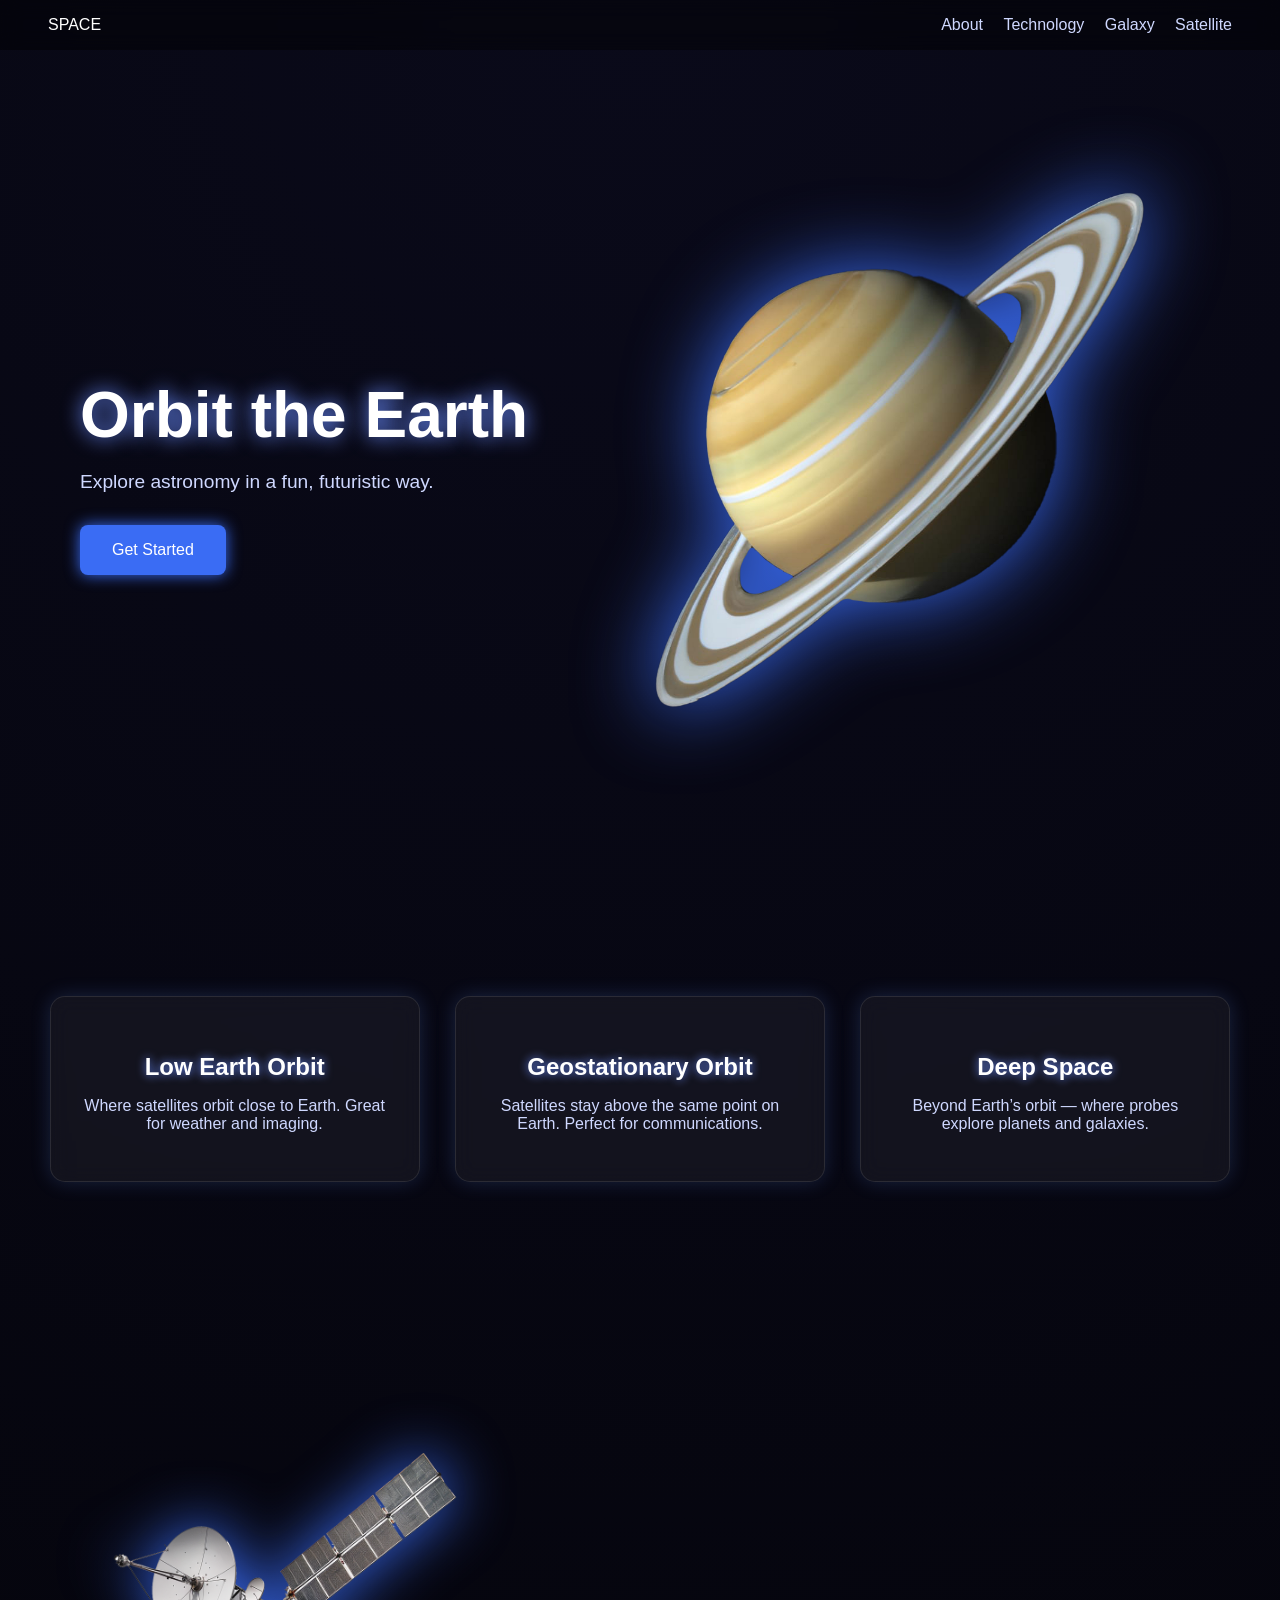
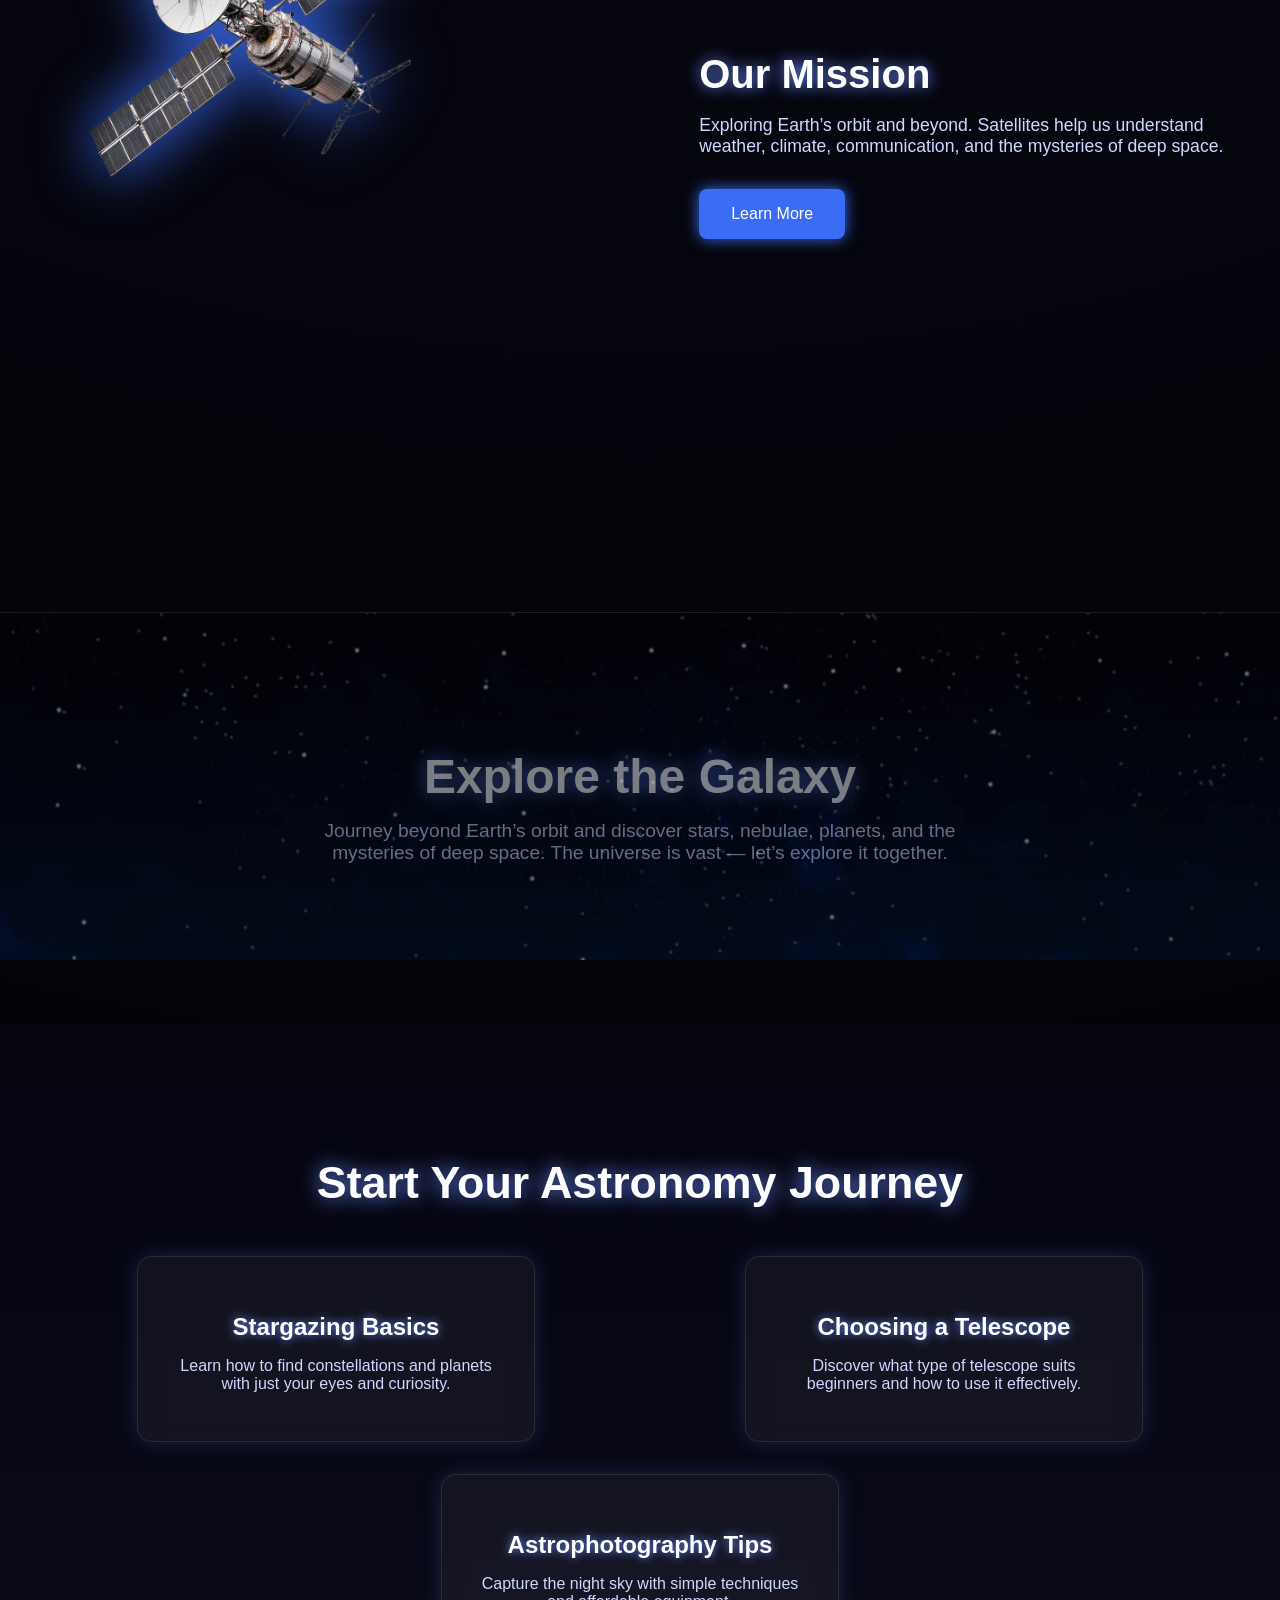
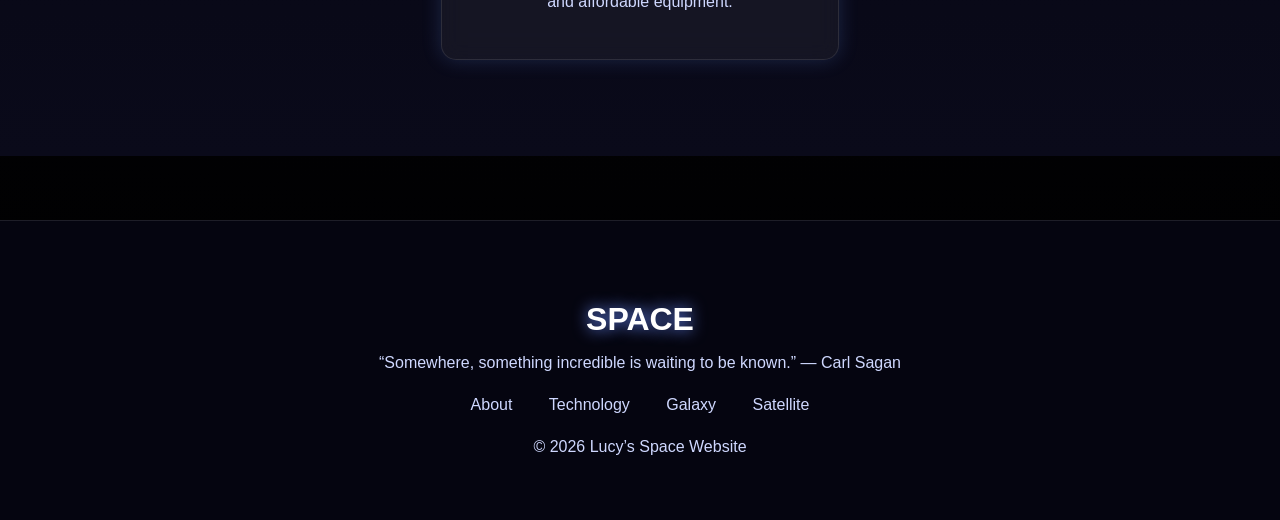
<file: index.html>
<!DOCTYPE html>
<html lang="en">
<head>
  <meta charset="UTF-8">
  <meta name="viewport" content="width=device-width, initial-scale=1.0">
  <title>Orbit the Earth</title>
  <link rel="stylesheet" href="style.css">
</head>

<body>

  <header class="navbar">
    <div class="logo">SPACE</div>
    <nav>
      <a href="about.html">About</a>
      <a href="technology.html">Technology</a>
      <a href="galaxy.html">Galaxy</a>
      <a href="satellite.html">Satellite</a>
    </nav>
  </header>

  <section class="hero">
    <div class="hero-text">
      <h1>Orbit the Earth</h1>
      <p>Explore astronomy in a fun, futuristic way.</p>
      <button class="cta">Get Started</button>
    </div>
    <div class="planet"></div>
  </section>

  <section class="info-cards">
  <div class="card">
    <h3>Low Earth Orbit</h3>
    <p>Where satellites orbit close to Earth. Great for weather and imaging.</p>
  </div>

  <div class="card">
    <h3>Geostationary Orbit</h3>
    <p>Satellites stay above the same point on Earth. Perfect for communications.</p>
  </div>

  <div class="card">
    <h3>Deep Space</h3>
    <p>Beyond Earth’s orbit — where probes explore planets and galaxies.</p>
  </div>
</section>

<section class="mission">
  <div class="mission-image">
    <img src="Images/vecteezy_ai-generated-satellite-isolated-on-transparent-background_40335005.png" alt="Satellite">
    <section class="mission hidden">
  </div>

  <div class="mission-text">
    <h2>Our Mission</h2>
    <p>
      Exploring Earth’s orbit and beyond. Satellites help us understand weather,
      climate, communication, and the mysteries of deep space.
    </p>
    <button class="cta">Learn More</button>
  </div>
</section>

<section class="galaxy">
  <h2>Explore the Galaxy</h2>
  <p>
    Journey beyond Earth’s orbit and discover stars, nebulae, planets, and the
    mysteries of deep space. The universe is vast — let’s explore it together.
  </p>
</section>

<section class="beginner">
  <h2>Start Your Astronomy Journey</h2>

  <div class="beginner-cards">

    <div class="bcard" onclick="toggleBox('stargazing')">
      <h3>Stargazing Basics</h3>
      <p>Learn how to find constellations and planets with just your eyes and curiosity.</p>
    </div>

    <div class="bcard" onclick="toggleBox('telescope')">
      <h3>Choosing a Telescope</h3>
      <p>Discover what type of telescope suits beginners and how to use it effectively.</p>
    </div>

    <div class="bcard" onclick="toggleBox('photo')">
      <h3>Astrophotography Tips</h3>
      <p>Capture the night sky with simple techniques and affordable equipment.</p>
    </div>

  </div>

  <!-- ⭐ Hidden content sections appear BELOW the cards -->
  <div id="stargazing" class="astro-content">
    <h2>Stargazing Basics</h2>
    <h3>How to Prepare</h3>
    <ul>
      <li>Check moon phase — new moon is best for deep-sky</li>
      <li>Use a sky app: Stellarium, SkySafari, Star Walk</li>
      <li>Let your eyes adapt for 20–30 minutes</li>
    </ul>
    <h3>Understanding the Sky</h3>
    <ul>
      <li>Winter: Orion, Taurus, Gemini</li>
      <li>Spring: Leo, Virgo</li>
      <li>Summer: Cygnus, Lyra, Scorpius</li>
      <li>Autumn: Pegasus, Andromeda</li>
    </ul>
    <p><strong>Star-hopping:</strong> Start at Alnitak → Flame Nebula → Horsehead Nebula.</p>
    <h3>What to Observe</h3>
    <ul>
      <li>Planets: Jupiter, Saturn, Mars</li>
      <li>Nebulae: Orion, Lagoon</li>
      <li>Star clusters: Pleiades, Beehive</li>
      <li>Galaxies: Andromeda</li>
    </ul>
  </div>

  <div id="telescope" class="astro-content">
    <h2>Choosing a Telescope</h2>
    <h3>What to Consider</h3>
    <ul>
      <li>Aperture is king — more light = better views</li>
      <li>Planets: 70–90 mm</li>
      <li>Galaxies/nebulae: 130–150 mm</li>
      <li>Deep-sky: 200 mm+</li>
    </ul>
    <h3>Mount Types</h3>
    <ul>
      <li>Alt‑az: simple</li>
      <li>Equatorial: tracks sky</li>
      <li>Dobsonian: best value</li>
    </ul>
    <h3>Telescope Types</h3>
    <ul>
      <li>Refractors: sharp, low-maintenance</li>
      <li>Reflectors: best value</li>
      <li>Maksutov: compact, great for planets</li>
    </ul>
  </div>

  <div id="photo" class="astro-content">
    <h2>Astrophotography Tips</h2>
    <h3>Essential Techniques</h3>
    <p>Use the 300 rule: exposure ≈ 300 / focal length.</p>
    <ul>
      <li>ISO 800–1600 is ideal</li>
      <li>Shoot in RAW</li>
      <li>Stack images for best results</li>
    </ul>
    <h3>Deep-Sky Imaging</h3>
    <ul>
      <li>Use darks, flats, bias frames</li>
      <li>Guiding allows 2–5 minute exposures</li>
    </ul>
    <h3>Planetary Imaging</h3>
    <ul>
      <li>Record video at 100–200 fps</li>
      <li>Stack sharp frames</li>
      <li>Sharpen with wavelets</li>
    </ul>
  </div>

</section>


<footer class="footer">
  <div class="footer-content">
    <h3>SPACE</h3>
    <p>“Somewhere, something incredible is waiting to be known.” — Carl Sagan</p>

    <div class="footer-links">
      <a href="#">About</a>
      <a href="#">Technology</a>
      <a href="#">Galaxy</a>
      <a href="#">Satellite</a>
    </div>

    <p class="copyright">© 2026 Lucy’s Space Website</p>
  </div>
</footer>

<script src="script.js"></script>
</body>
</html>
</file>
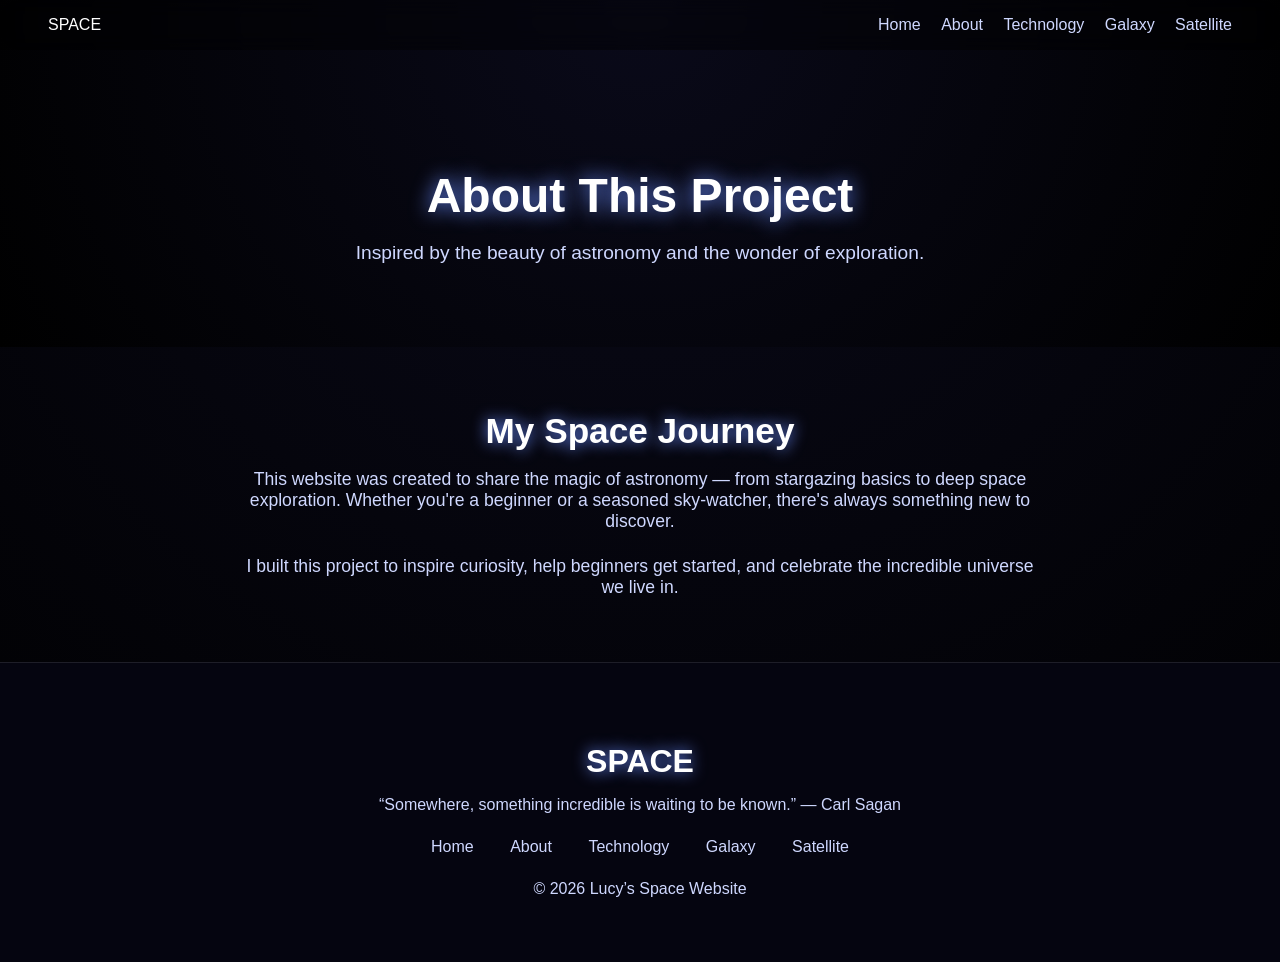
<file: about.html>
<!DOCTYPE html>
<html lang="en">
<head>
  <meta charset="UTF-8">
  <meta name="viewport" content="width=device-width, initial-scale=1.0">
  <title>About | Space</title>
  <link rel="stylesheet" href="style.css">
</head>

<body>

  <header class="navbar">
    <div class="logo">SPACE</div>
    <nav>
      <a href="index.html">Home</a>
      <a href="about.html">About</a>
      <a href="technology.html">Technology</a>
      <a href="galaxy.html">Galaxy</a>
      <a href="satellite.html">Satellite</a>
    </nav>
  </header>

  <section class="about-hero">
    <h1>About This Project</h1>
    <p>Inspired by the beauty of astronomy and the wonder of exploration.</p>
  </section>

  <section class="about-content">
    <h2>My Space Journey</h2>
    <p>
      This website was created to share the magic of astronomy — from stargazing
      basics to deep space exploration. Whether you're a beginner or a seasoned
      sky-watcher, there's always something new to discover.
    </p>

    <p>
      I built this project to inspire curiosity, help beginners get started, and
      celebrate the incredible universe we live in.
    </p>
  </section>

  <footer class="footer">
    <div class="footer-content">
      <h3>SPACE</h3>
      <p>“Somewhere, something incredible is waiting to be known.” — Carl Sagan</p>
      <div class="footer-links">
        <a href="index.html">Home</a>
        <a href="about.html">About</a>
        <a href="technology.html">Technology</a>
        <a href="galaxy.html">Galaxy</a>
        <a href="satellite.html">Satellite</a>
      </div>
      <p class="copyright">© 2026 Lucy’s Space Website</p>
    </div>
  </footer>

  <script src="script.js"></script>
</body>
</html>
</file>
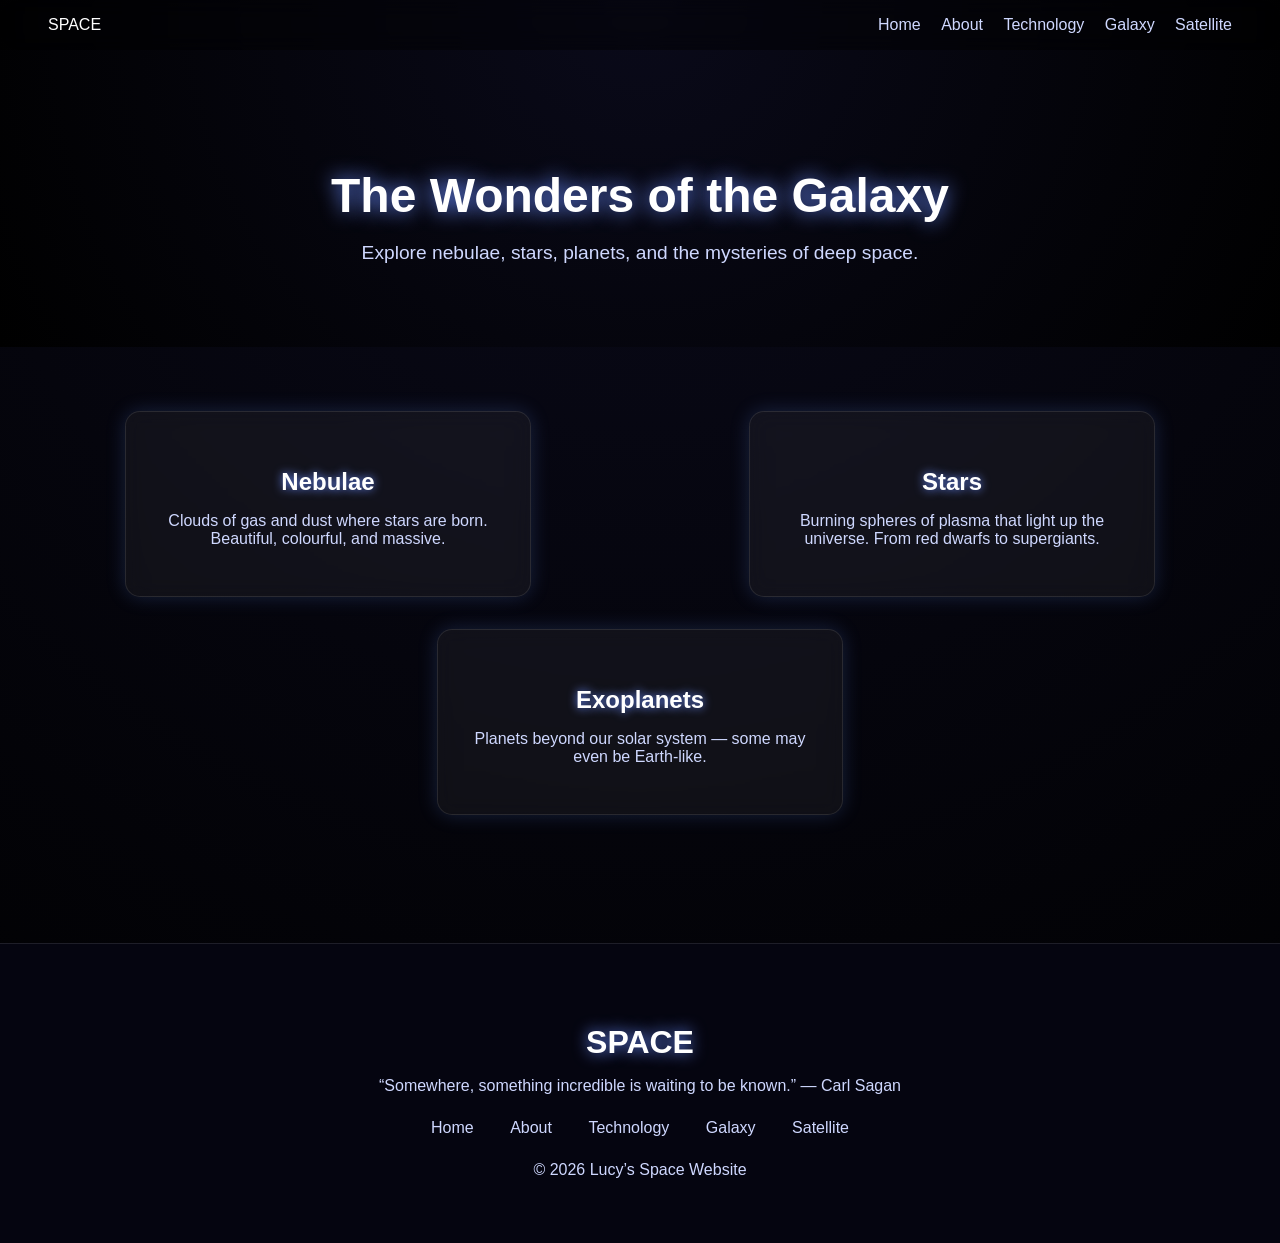
<file: galaxy.html>
<!DOCTYPE html>
<html lang="en">
<head>
  <meta charset="UTF-8">
  <meta name="viewport" content="width=device-width, initial-scale=1.0">
  <title>Galaxy | Space</title>
  <link rel="stylesheet" href="style.css">
</head>

<body>

  <header class="navbar">
    <div class="logo">SPACE</div>
    <nav>
      <a href="index.html">Home</a>
      <a href="about.html">About</a>
      <a href="technology.html">Technology</a>
      <a href="galaxy.html">Galaxy</a>
      <a href="satellite.html">Satellite</a>
    </nav>
  </header>

  <section class="galaxy-hero">
    <h1>The Wonders of the Galaxy</h1>
    <p>Explore nebulae, stars, planets, and the mysteries of deep space.</p>
  </section>

  <section class="galaxy-cards">
    <div class="gcard">
      <h3>Nebulae</h3>
      <p>Clouds of gas and dust where stars are born. Beautiful, colourful, and massive.</p>
    </div>

    <div class="gcard">
      <h3>Stars</h3>
      <p>Burning spheres of plasma that light up the universe. From red dwarfs to supergiants.</p>
    </div>

    <div class="gcard">
      <h3>Exoplanets</h3>
      <p>Planets beyond our solar system — some may even be Earth-like.</p>
    </div>
  </section>

  <footer class="footer">
    <div class="footer-content">
      <h3>SPACE</h3>
      <p>“Somewhere, something incredible is waiting to be known.” — Carl Sagan</p>
      <div class="footer-links">
        <a href="index.html">Home</a>
        <a href="about.html">About</a>
        <a href="technology.html">Technology</a>
        <a href="galaxy.html">Galaxy</a>
        <a href="satellite.html">Satellite</a>
      </div>
      <p class="copyright">© 2026 Lucy’s Space Website</p>
    </div>
  </footer>

  <script src="script.js"></script>
</body>
</html>
</file>
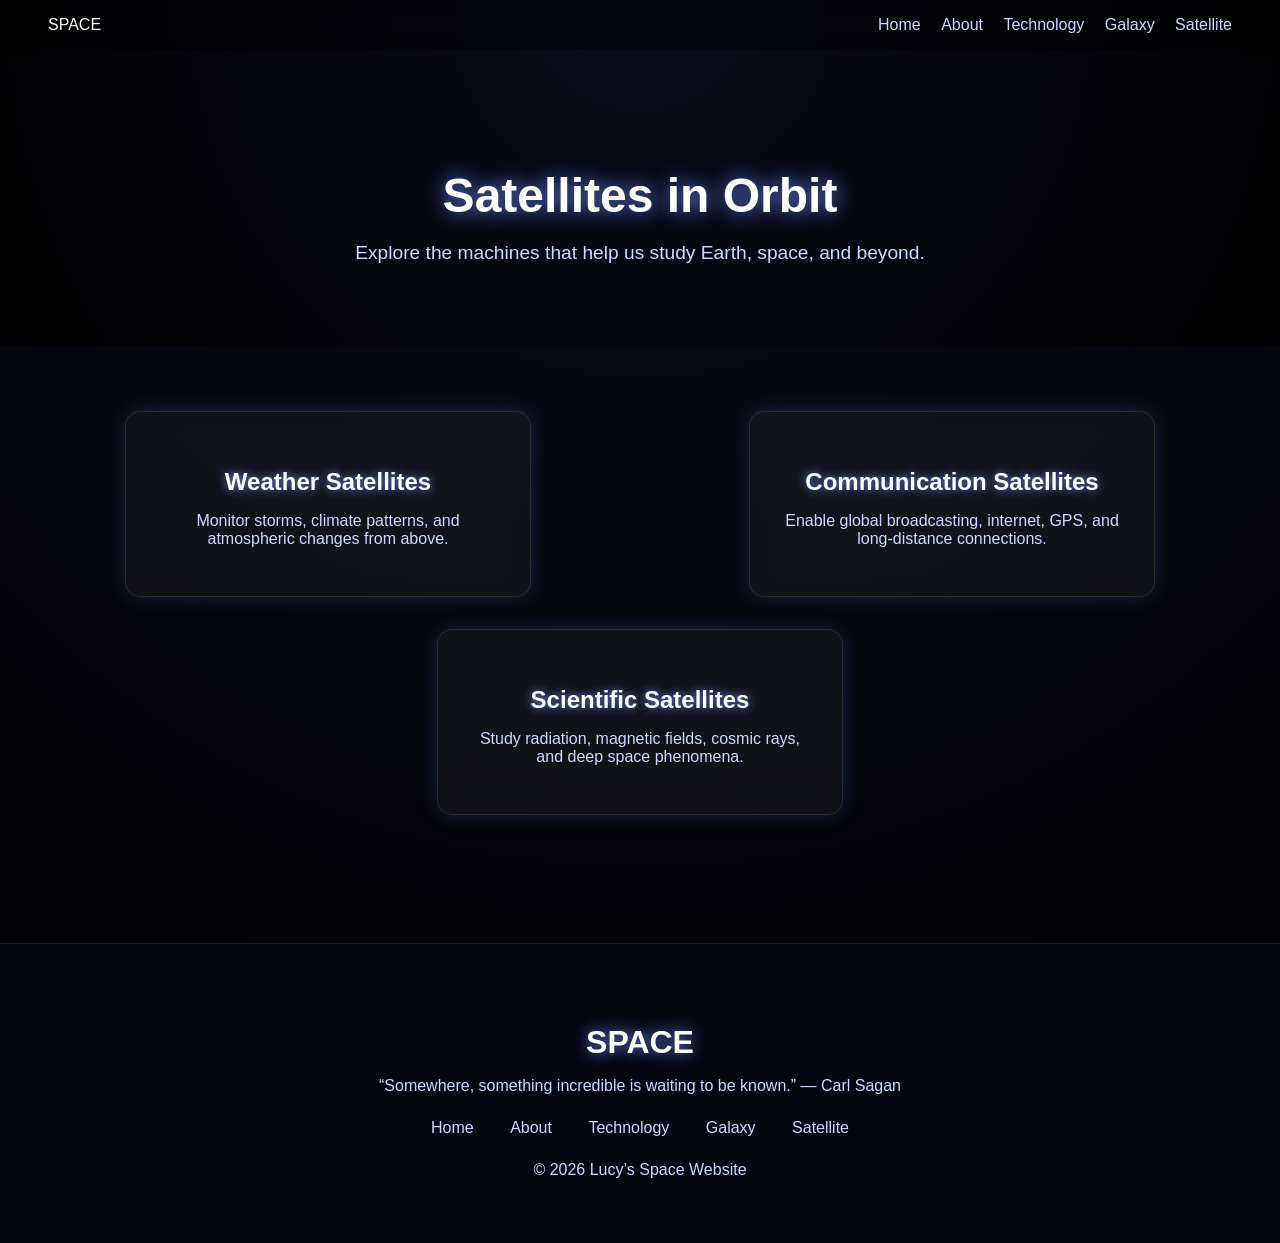
<file: satellite.html>
<!DOCTYPE html>
<html lang="en">
<head>
  <meta charset="UTF-8">
  <meta name="viewport" content="width=device-width, initial-scale=1.0">
  <title>Satellite | Space</title>
  <link rel="stylesheet" href="style.css">
</head>

<body>

  <header class="navbar">
    <div class="logo">SPACE</div>
    <nav>
      <a href="index.html">Home</a>
      <a href="about.html">About</a>
      <a href="technology.html">Technology</a>
      <a href="galaxy.html">Galaxy</a>
      <a href="satellite.html">Satellite</a>
    </nav>
  </header>

  <section class="sat-hero">
    <h1>Satellites in Orbit</h1>
    <p>Explore the machines that help us study Earth, space, and beyond.</p>
  </section>

  <section class="sat-cards">
    <div class="scard">
      <h3>Weather Satellites</h3>
      <p>Monitor storms, climate patterns, and atmospheric changes from above.</p>
    </div>

    <div class="scard">
      <h3>Communication Satellites</h3>
      <p>Enable global broadcasting, internet, GPS, and long-distance connections.</p>
    </div>

    <div class="scard">
      <h3>Scientific Satellites</h3>
      <p>Study radiation, magnetic fields, cosmic rays, and deep space phenomena.</p>
    </div>
  </section>

  <footer class="footer">
    <div class="footer-content">
      <h3>SPACE</h3>
      <p>“Somewhere, something incredible is waiting to be known.” — Carl Sagan</p>
      <div class="footer-links">
        <a href="index.html">Home</a>
        <a href="about.html">About</a>
        <a href="technology.html">Technology</a>
        <a href="galaxy.html">Galaxy</a>
        <a href="satellite.html">Satellite</a>
      </div>
      <p class="copyright">© 2026 Lucy’s Space Website</p>
    </div>
  </footer>

  <script src="script.js"></script>
</body>
</html>
</file>
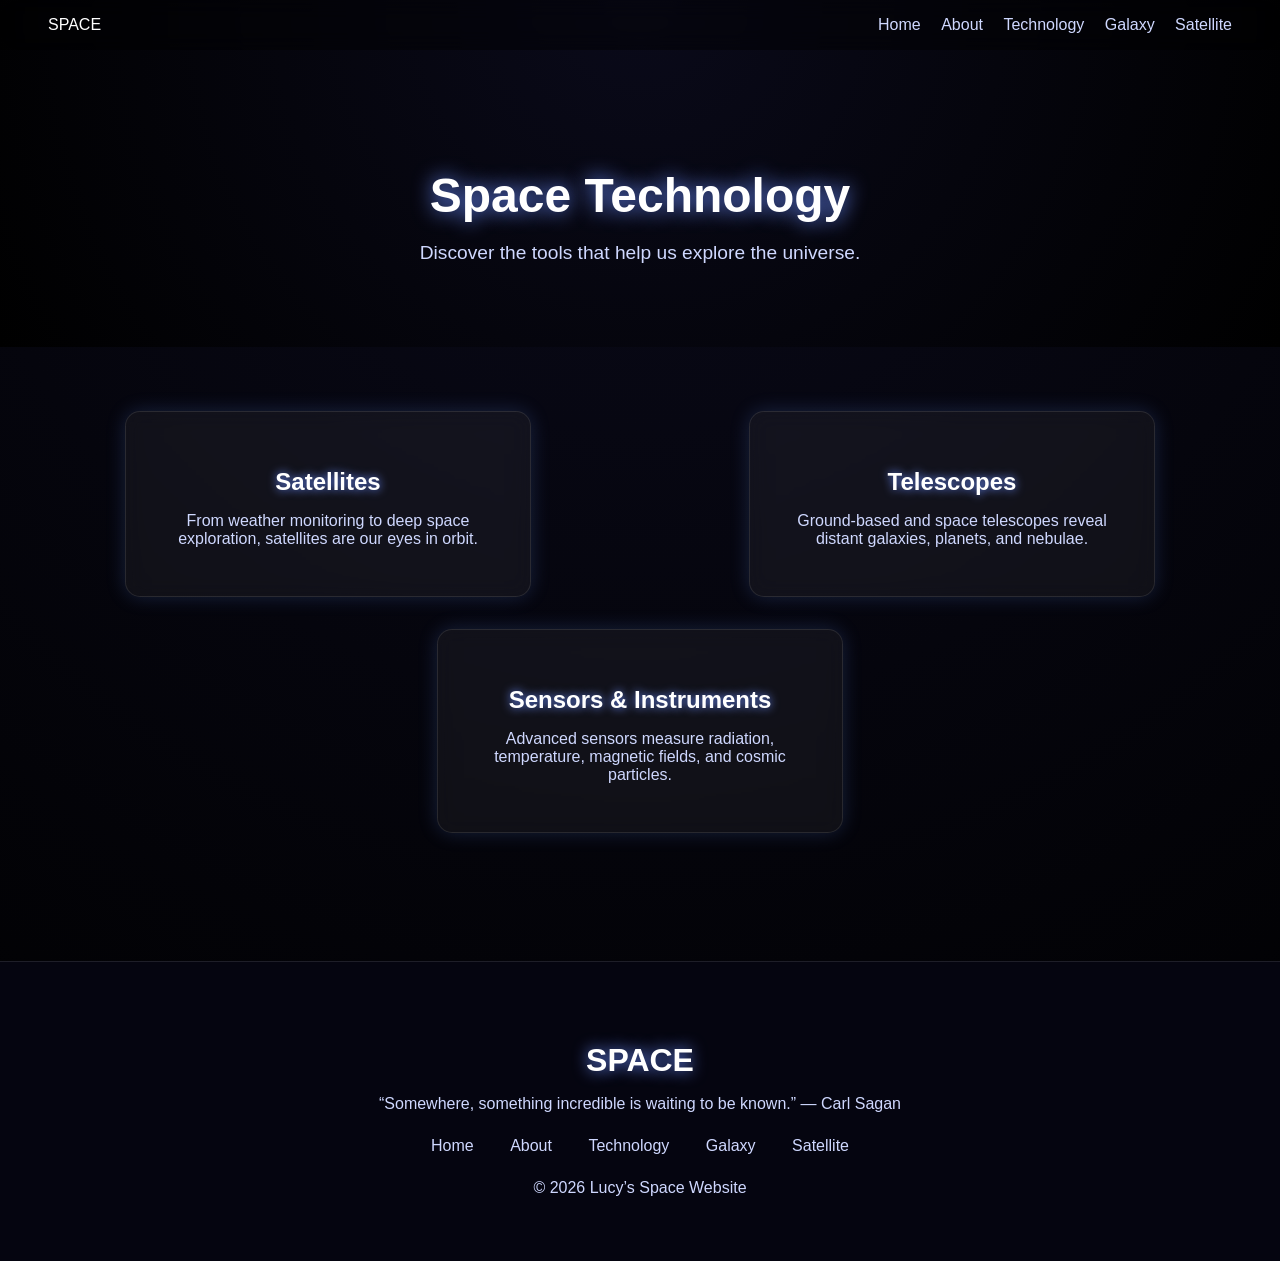
<file: technology.html>
<!DOCTYPE html>
<html lang="en">
<head>
  <meta charset="UTF-8">
  <meta name="viewport" content="width=device-width, initial-scale=1.0">
  <title>Technology | Space</title>
  <link rel="stylesheet" href="style.css">
</head>

<body>

  <header class="navbar">
    <div class="logo">SPACE</div>
    <nav>
      <a href="index.html">Home</a>
      <a href="about.html">About</a>
      <a href="technology.html">Technology</a>
      <a href="galaxy.html">Galaxy</a>
      <a href="satellite.html">Satellite</a>
    </nav>
  </header>

  <section class="tech-hero">
    <h1>Space Technology</h1>
    <p>Discover the tools that help us explore the universe.</p>
  </section>

  <section class="tech-cards">
    <div class="tcard">
      <h3>Satellites</h3>
      <p>From weather monitoring to deep space exploration, satellites are our eyes in orbit.</p>
    </div>

    <div class="tcard">
      <h3>Telescopes</h3>
      <p>Ground-based and space telescopes reveal distant galaxies, planets, and nebulae.</p>
    </div>

    <div class="tcard">
      <h3>Sensors & Instruments</h3>
      <p>Advanced sensors measure radiation, temperature, magnetic fields, and cosmic particles.</p>
    </div>
  </section>

  <footer class="footer">
    <div class="footer-content">
      <h3>SPACE</h3>
      <p>“Somewhere, something incredible is waiting to be known.” — Carl Sagan</p>
      <div class="footer-links">
        <a href="index.html">Home</a>
        <a href="about.html">About</a>
        <a href="technology.html">Technology</a>
        <a href="galaxy.html">Galaxy</a>
        <a href="satellite.html">Satellite</a>
      </div>
      <p class="copyright">© 2026 Lucy’s Space Website</p>
    </div>
  </footer>

<script src="script.js"></script>
</body>
</html>
</file>
<file: style.css>
/* Global */
body {
  margin: 0;
  font-family: 'Montserrat', sans-serif;
  background: radial-gradient(circle at top, #0a0a1a, #000);
  color: #fff;
  overflow-x: hidden;
}

/* Navbar */
.navbar {
  display: flex;
  justify-content: space-between;
  align-items: center;
  padding: 1rem 3rem;
  background: rgba(0, 0, 0, 0.4);
  backdrop-filter: blur(10px);
  position: fixed;
  width: 100%;
  box-sizing: border-box;
  top: 0;
  z-index: 10;
}

.navbar {
  display: flex;
  gap: 1.5rem;
}

.navbar a {
  margin-left: 1rem;
  color: #cfd8ff;
  text-decoration: none;
  font-weight: 500;
  font-size: 1rem;
}

.navbar a:hover {
  color: #6a8cff;
}

/* Hero Section */
.hero {
  height: 100vh;
  display: flex;
  align-items: center;
  justify-content: space-between;
  padding: 0 5rem;
  position: relative;
}

.hero-text h1 {
  font-size: 4rem;
  margin-bottom: 1rem;
  text-shadow: 0 0 20px #6a8cff;
}

.hero-text p {
  font-size: 1.2rem;
  margin-bottom: 2rem;
  color: #cfd8ff;
}

/* Button */
.cta {
  background: #3a6cf4;
  border: none;
  padding: 1rem 2rem;
  border-radius: 8px;
  color: #fff;
  font-size: 1rem;
  cursor: pointer;
  transition: 0.3s;
  box-shadow: 0 0 15px #3a6cf4;
}

.cta:hover {
  background: #5a8dfc;
  box-shadow: 0 0 25px #5a8dfc;
}

/* Planet Background */
.planet {
  width: 600px;
  height: 600px;
  background: url('Images/vecteezy_planet-galaxy-space_16778857.png') no-repeat center/cover;
  filter: drop-shadow(0 0 40px #3a6cf4);
  animation: float 6s ease-in-out infinite;
}

@keyframes float {
  0% { transform: translateY(0px); }
  50% { transform: translateY(-20px); }
  100% { transform: translateY(0px); }
}

/* Info Cards Section */
.info-cards {
  display: flex;
  justify-content: space-around;
  padding: 4rem 2rem;
  margin-top: 2rem;
}

.card {
  background: rgba(255, 255, 255, 0.05);
  padding: 2rem;
  width: 25%;
  border-radius: 15px;
  text-align: center;
  backdrop-filter: blur(10px);
  border: 1px solid rgba(255, 255, 255, 0.1);
  transition: 0.3s;
  box-shadow: 0 0 20px rgba(100, 150, 255, 0.2);
}

.card:hover {
  transform: translateY(-10px);
  box-shadow: 0 0 30px rgba(100, 150, 255, 0.4);
}

.card h3 {
  font-size: 1.5rem;
  margin-bottom: 1rem;
  text-shadow: 0 0 10px #6a8cff;
}

.card p {
  color: #cfd8ff;
  font-size: 1rem;
}

/* Mission Section */
.mission {
  display: flex;
  align-items: center;
  justify-content: space-between;
  padding: 5rem 3rem;
  margin-top: 4rem;
}

.mission-image img {
  width: 450px;
  filter: drop-shadow(0 0 30px #3a6cf4);
}

.mission-text {
  width: 45%;
}

.mission-text h2 {
  font-size: 2.5rem;
  margin-bottom: 1rem;
  text-shadow: 0 0 15px #6a8cff;
}

.mission-text p {
  font-size: 1.1rem;
  color: #cfd8ff;
  margin-bottom: 2rem;
}

/* Galaxy Section */
.galaxy {
  position: relative;
  padding: 6rem 3rem;
  text-align: center;
  background: #050510;
  overflow: hidden;
  margin-top: 4rem;
  border-top: 1px solid rgba(255, 255, 255, 0.1);
}

.galaxy h2 {
  font-size: 3rem;
  margin-bottom: 1rem;
  text-shadow: 0 0 20px #6a8cff;
}

.galaxy p {
  font-size: 1.2rem;
  color: #cfd8ff;
  max-width: 700px;
  margin: 0 auto;
}

/* Animated Stars */
.galaxy::before,
.galaxy::after {
  content: "";
  position: absolute;
  top: 0;
  left: 0;
  width: 100%;
  height: 100%;
  background: url('Images/png-night-sky-night-sky-by-the-retro-specter-1600.png') repeat;
  opacity: 0.4;
  animation: twinkle 10s linear infinite;
}

.galaxy::after {
  animation-duration: 18s;
  opacity: 0.2;
}

@keyframes twinkle {
  0% { transform: translateY(0); }
  50% { transform: translateY(-20px); }
  100% { transform: translateY(0); }
}

/* Beginner Astronomy Section */
.beginner {
  padding: 6rem 3rem;
  text-align: center;
  background: linear-gradient(to bottom, #050510, #0a0a1a);
  margin-top: 4rem;
}

.beginner h2 {
  font-size: 2.8rem;
  margin-bottom: 3rem;
  text-shadow: 0 0 20px #6a8cff;
}

.beginner-cards {
  display: flex;
  justify-content: space-around;
  flex-wrap: wrap;
  gap: 2rem;
}

.bcard {
  background: rgba(255, 255, 255, 0.05);
  padding: 2rem;
  width: 28%;
  border-radius: 15px;
  backdrop-filter: blur(10px);
  border: 1px solid rgba(255, 255, 255, 0.1);
  box-shadow: 0 0 20px rgba(100, 150, 255, 0.2);
  transition: 0.3s;
}

.bcard:hover {
  transform: translateY(-10px);
  box-shadow: 0 0 30px rgba(100, 150, 255, 0.4);
}

.bcard h3 {
  font-size: 1.5rem;
  margin-bottom: 1rem;
  text-shadow: 0 0 10px #6a8cff;
}

.bcard p {
  color: #cfd8ff;
  font-size: 1rem;
}

/* Footer */
.footer {
  background: #050510;
  padding: 3rem 2rem;
  text-align: center;
  margin-top: 4rem;
  border-top: 1px solid rgba(255, 255, 255, 0.1);
}

.footer-content h3 {
  font-size: 2rem;
  margin-bottom: 1rem;
  text-shadow: 0 0 15px #6a8cff;
}

.footer-content p {
  color: #cfd8ff;
  margin-bottom: 1rem;
}

.footer-links {
  margin: 1.5rem 0;
}

.footer-links a {
  margin: 0 1rem;
  color: #cfd8ff;
  text-decoration: none;
  transition: 0.3s;
}

.footer-links a:hover {
  color: #6a8cff;
  text-shadow: 0 0 10px #6a8cff;
}

copyright {
  font-size: 0.9rem;
  color: #8892c4;
}

/* About Page */
.about-hero {
  padding: 8rem 3rem 4rem;
  text-align: center;
  background: radial-gradient(circle at top, #0a0a1a, #000);
}

.about-hero h1 {
  font-size: 3rem;
  margin-bottom: 1rem;
  text-shadow: 0 0 20px #6a8cff;
}

.about-hero p {
  font-size: 1.2rem;
  color: #cfd8ff;
}

.about-content {
  max-width: 800px;
  margin: 4rem auto;
  padding: 0 2rem;
  text-align: center;
}

.about-content h2 {
  font-size: 2.2rem;
  margin-bottom: 1rem;
  text-shadow: 0 0 15px #6a8cff;
}

.about-content p {
  font-size: 1.1rem;
  color: #cfd8ff;
  margin-bottom: 1.5rem;
}

/* Technology Page */
.tech-hero {
  padding: 8rem 3rem 4rem;
  text-align: center;
  background: radial-gradient(circle at top, #0a0a1a, #000);
}

.tech-hero h1 {
  font-size: 3rem;
  margin-bottom: 1rem;
  text-shadow: 0 0 20px #6a8cff;
}

.tech-hero p {
  font-size: 1.2rem;
  color: #cfd8ff;
}

.tech-cards {
  display: flex;
  justify-content: space-around;
  flex-wrap: wrap;
  padding: 4rem 2rem;
  gap: 2rem;
}

.tcard {
  background: rgba(255, 255, 255, 0.05);
  padding: 2rem;
  width: 28%;
  border-radius: 15px;
  backdrop-filter: blur(10px);
  border: 1px solid rgba(255, 255, 255, 0.1);
  box-shadow: 0 0 20px rgba(100, 150, 255, 0.2);
  transition: 0.3s;
  text-align: center;
}

.tcard:hover {
  transform: translateY(-10px);
  box-shadow: 0 0 30px rgba(100, 150, 255, 0.4);
}

.tcard h3 {
  font-size: 1.5rem;
  margin-bottom: 1rem;
  text-shadow: 0 0 10px #6a8cff;
}

.tcard p {
  color: #cfd8ff;
  font-size: 1rem;
}

/* Galaxy Page */
.galaxy-hero {
  padding: 8rem 3rem 4rem;
  text-align: center;
  background: radial-gradient(circle at top, #0a0a1a, #000);
}

.galaxy-hero h1 {
  font-size: 3rem;
  margin-bottom: 1rem;
  text-shadow: 0 0 20px #6a8cff;
}

.galaxy-hero p {
  font-size: 1.2rem;
  color: #cfd8ff;
}

.galaxy-cards {
  display: flex;
  justify-content: space-around;
  flex-wrap: wrap;
  padding: 4rem 2rem;
  gap: 2rem;
}

.gcard {
  background: rgba(255, 255, 255, 0.05);
  padding: 2rem;
  width: 28%;
  border-radius: 15px;
  backdrop-filter: blur(10px);
  border: 1px solid rgba(255, 255, 255, 0.1);
  box-shadow: 0 0 20px rgba(100, 150, 255, 0.2);
  transition: 0.3s;
  text-align: center;
}

.gcard:hover {
  transform: translateY(-10px);
  box-shadow: 0 0 30px rgba(100, 150, 255, 0.4);
}

.gcard h3 {
  font-size: 1.5rem;
  margin-bottom: 1rem;
  text-shadow: 0 0 10px #6a8cff;
}

.gcard p {
  color: #cfd8ff;
  font-size: 1rem;
}

/* Satellite Page */
.sat-hero {
  padding: 8rem 3rem 4rem;
  text-align: center;
  background: radial-gradient(circle at top, #0a0a1a, #000);
}

.sat-hero h1 {
  font-size: 3rem;
  margin-bottom: 1rem;
  text-shadow: 0 0 20px #6a8cff;
}

.sat-hero p {
  font-size: 1.2rem;
  color: #cfd8ff;
}

.sat-cards {
  display: flex;
  justify-content: space-around;
  flex-wrap: wrap;
  padding: 4rem 2rem;
  gap: 2rem;
}

.scard {
  background: rgba(255, 255, 255, 0.05);
  padding: 2rem;
  width: 28%;
  border-radius: 15px;
  backdrop-filter: blur(10px);
  border: 1px solid rgba(255, 255, 255, 0.1);
  box-shadow: 0 0 20px rgba(100, 150, 255, 0.2);
  transition: 0.3s;
  text-align: center;
}

.scard:hover {
  transform: translateY(-10px);
  box-shadow: 0 0 30px rgba(100, 150, 255, 0.4);
}

.scard h3 {
  font-size: 1.5rem;
  margin-bottom: 1rem;
  text-shadow: 0 0 10px #6a8cff;
}

.scard p {
  color: #cfd8ff;
  font-size: 1rem;
}

/* Scroll Animations */
.hidden {
  opacity: 0;
  transform: translateY(30px);
  transition: all 1s ease;
}

.show {
  opacity: 1;
  transform: translateY(0);
}

/* Scroll Animations */
.hidden {
  opacity: 0;
  transform: translateY(30px);
  transition: all 1s ease;
}

.show {
  opacity: 1;
  transform: translateY(0);
}

/* Astronomy Guides */
.astro-guide {
  display: none;
  background: rgba(255, 255, 255, 0.05);
  padding: 2rem;
  margin: 2rem auto;
  width: 70%;
  border-radius: 15px;
  backdrop-filter: blur(10px);
  border: 1px solid rgba(255, 255, 255, 0.1);
  box-shadow: 0 0 30px rgba(100, 150, 255, 0.4);
  opacity: 0;
  transform: scale(0.95);
  transition: all 0.3s ease;
}

.show-guide {
  opacity: 1;
  transform: scale(1);
}

.close-btn {
  margin-top: 1rem;
  padding: 0.7rem 1.5rem;
  background: #6a8cff;
  border: none;
  border-radius: 8px;
  color: white;
  cursor: pointer;
  transition: 0.3s;
}

.close-btn:hover {
  background: #8fa3ff;
}

.astro-content {
  display: none;
  background: #111;
  padding: 20px;
  margin-top: 20px;
  border-radius: 10px;
  color: #ddd;
  border: 1px solid #333;
}

.bcard {
  cursor: pointer;
  transition: 0.3s;
}

.bcard:hover {
  transform: scale(1.03);
}
</file>
